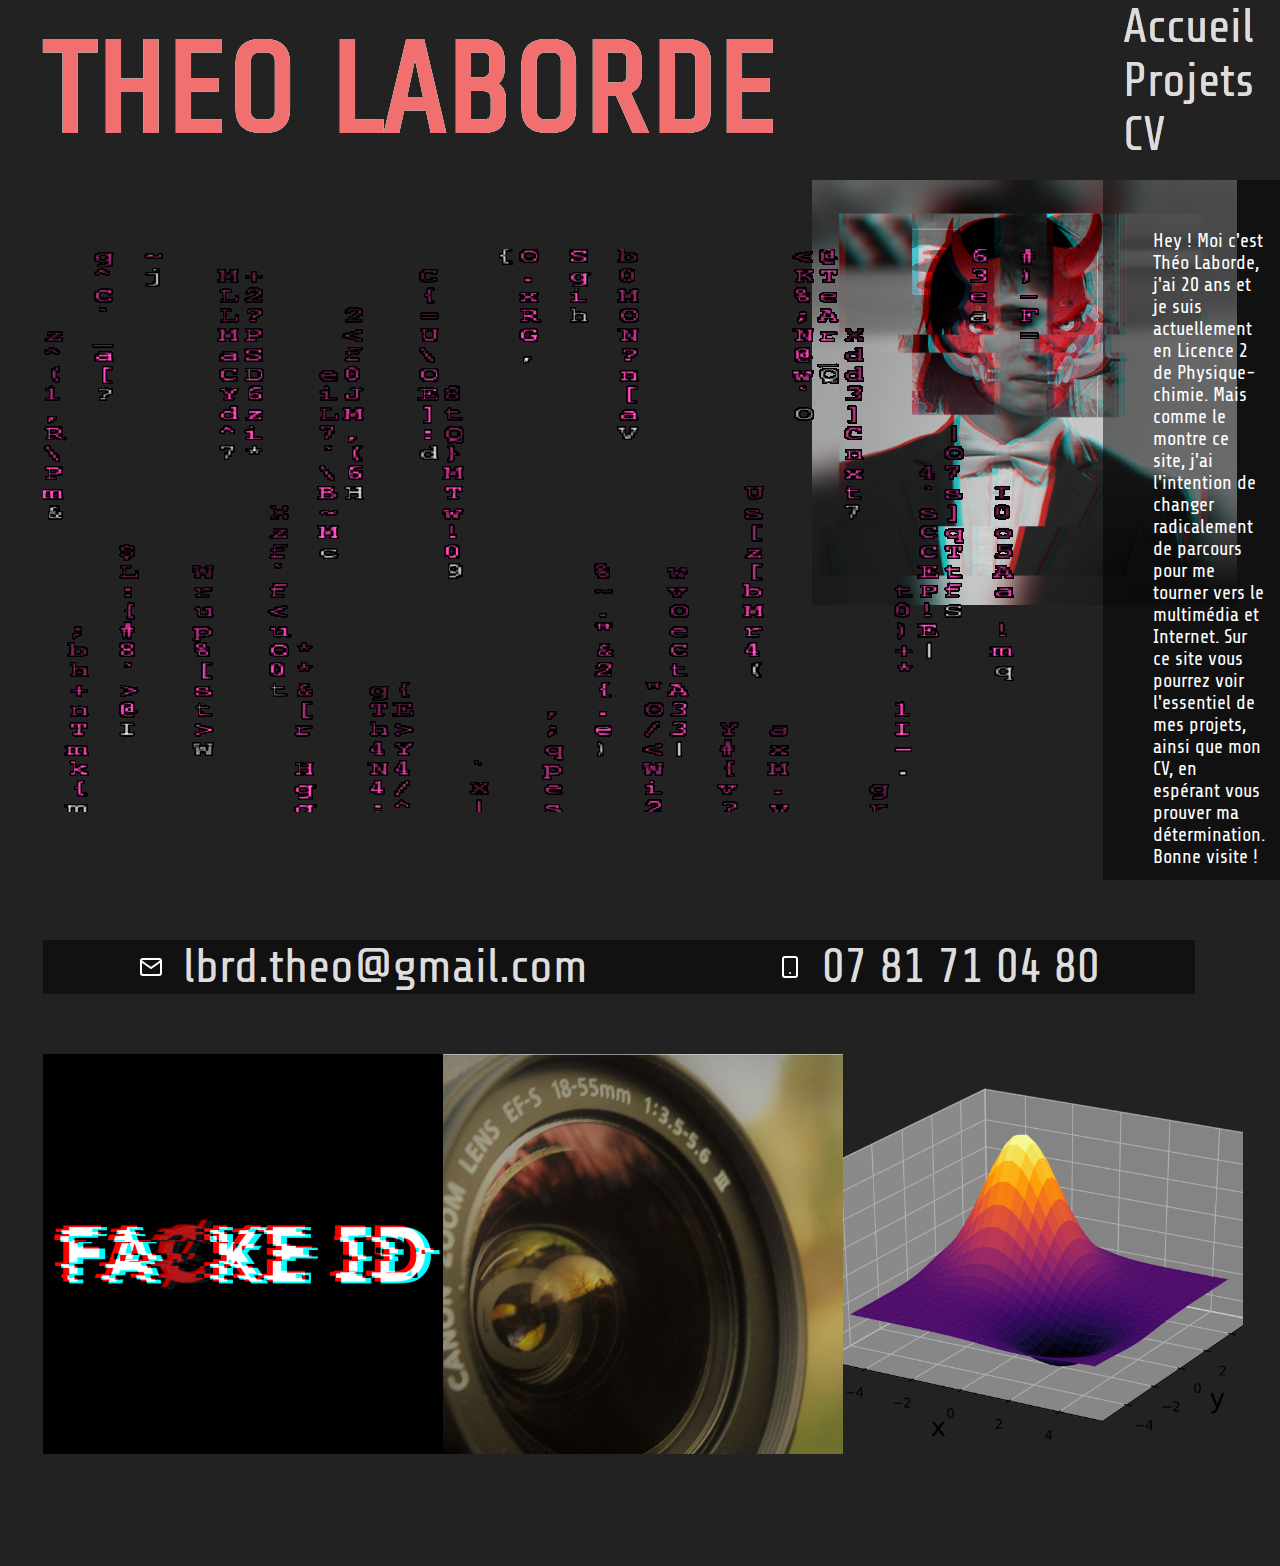
<file: index.html>
<!DOCTYPE html>
<html lang="fr">
<head>
    <meta charset="UTF-8">
    <meta name="viewport" content="width=device-width, initial-scale=1.0">
    <meta http-equiv="X-UA-Compatible" content="ie=edge">
    <title>Théo Laborde MMI</title>
    <link rel="stylesheet" href="css/index.css">
    <link href="https://fonts.googleapis.com/css?family=Press+Start+2P|Share+Tech&display=swap" rel="stylesheet"> 
</head>
<body>
    <header>
        <div class="titre">
            <h1>theo laborde</h1>
            <h1>theo laborde</h1>
            <h1>theo laborde</h1>
        </div>
        <div class="social">
            <a href="index.html" ><p class="glitch" data-hover="Accueil">Accueil</p></a>
            <a href="index.html#flexbox3"> <p class="glitch" data-hover="Projets">Projets</p></a>
            <a href="CV.pdf"> <p class="glitch" data-hover="CV">CV</p></a>

        </div>
    </header>
    <main>
       
        <div class="flexbox1">
            <img src="img/source.gif" alt="matrix">
            <div class="presentation">
                <img src="img/theo.jpg" alt="" >
                <div class="fond">
                    <p>Hey ! Moi c'est Théo Laborde, j'ai 20 ans et je suis actuellement en Licence 2 de Physique-chimie. Mais comme le montre ce site, j'ai l'intention de changer radicalement de parcours pour me tourner vers le multimédia et Internet. Sur ce site vous pourrez voir l'essentiel de mes projets, ainsi que mon CV, en espérant vous prouver ma détermination. Bonne visite !</p>
                </div>
            </div>
        </div>
        <div class="flexbox2">
            <div class="mail">
                <svg xmlns="http://www.w3.org/2000/svg" width="24" height="24" viewBox="0 0 24 24" fill="none" stroke="currentColor" stroke-width="2" stroke-linecap="round" stroke-linejoin="round" class="feather feather-mail" ><path d="M4 4h16c1.1 0 2 .9 2 2v12c0 1.1-.9 2-2 2H4c-1.1 0-2-.9-2-2V6c0-1.1.9-2 2-2z"></path><polyline points="22,6 12,13 2,6"></polyline></svg>
                <p class="glitch" data-hover="lbrd.theo@gmail.com">lbrd.theo@gmail.com</p>
            </div>
            <div class="phone">
                <svg xmlns="http://www.w3.org/2000/svg" width="24" height="24" viewBox="0 0 24 24" fill="none" stroke="currentColor" stroke-width="2" stroke-linecap="round" stroke-linejoin="round" class="feather feather-smartphone"><rect x="5" y="2" width="14" height="20" rx="2" ry="2"></rect><line x1="12" y1="18" x2="12.01" y2="18"></line></svg>
                <p class="glitch" data-hover="07 81 71 04 80"> 07 81 71 04 80</p>
            </div>
        </div>
        <div class="flexbox3" , id="flexbox3">
           <div class="videos">
                <div class=" overlay-image _bp "><a href="videos.html">
                    <img class="video" src="img/video.jpg" alt="" />
                    <div class=" hover _br ">
                    <div class=" text _q ">VIDEOS</div>
                </div>
                </a></div>
            </div> 
            <div class="photos">
                <div class=" overlay-image _bp "><a href="photos.html">
                    <img class="photo" src="img/photo.jpg" alt="" />
                        <div class=" hover _br ">
                        <div class=" text _q ">PHOTOS</div>
                    </div>
                </a></div>
            </div> 
            <div class="pythons">
                <div class=" overlay-image _bp "><a href="python.html">
                    <img class="python" src="img/python.png" alt="" />
                    <div class=" hover _br ">
                    <div class=" text _q ">PYTHON</div>
            </div>
    </main>
</body>
</html>
</file>
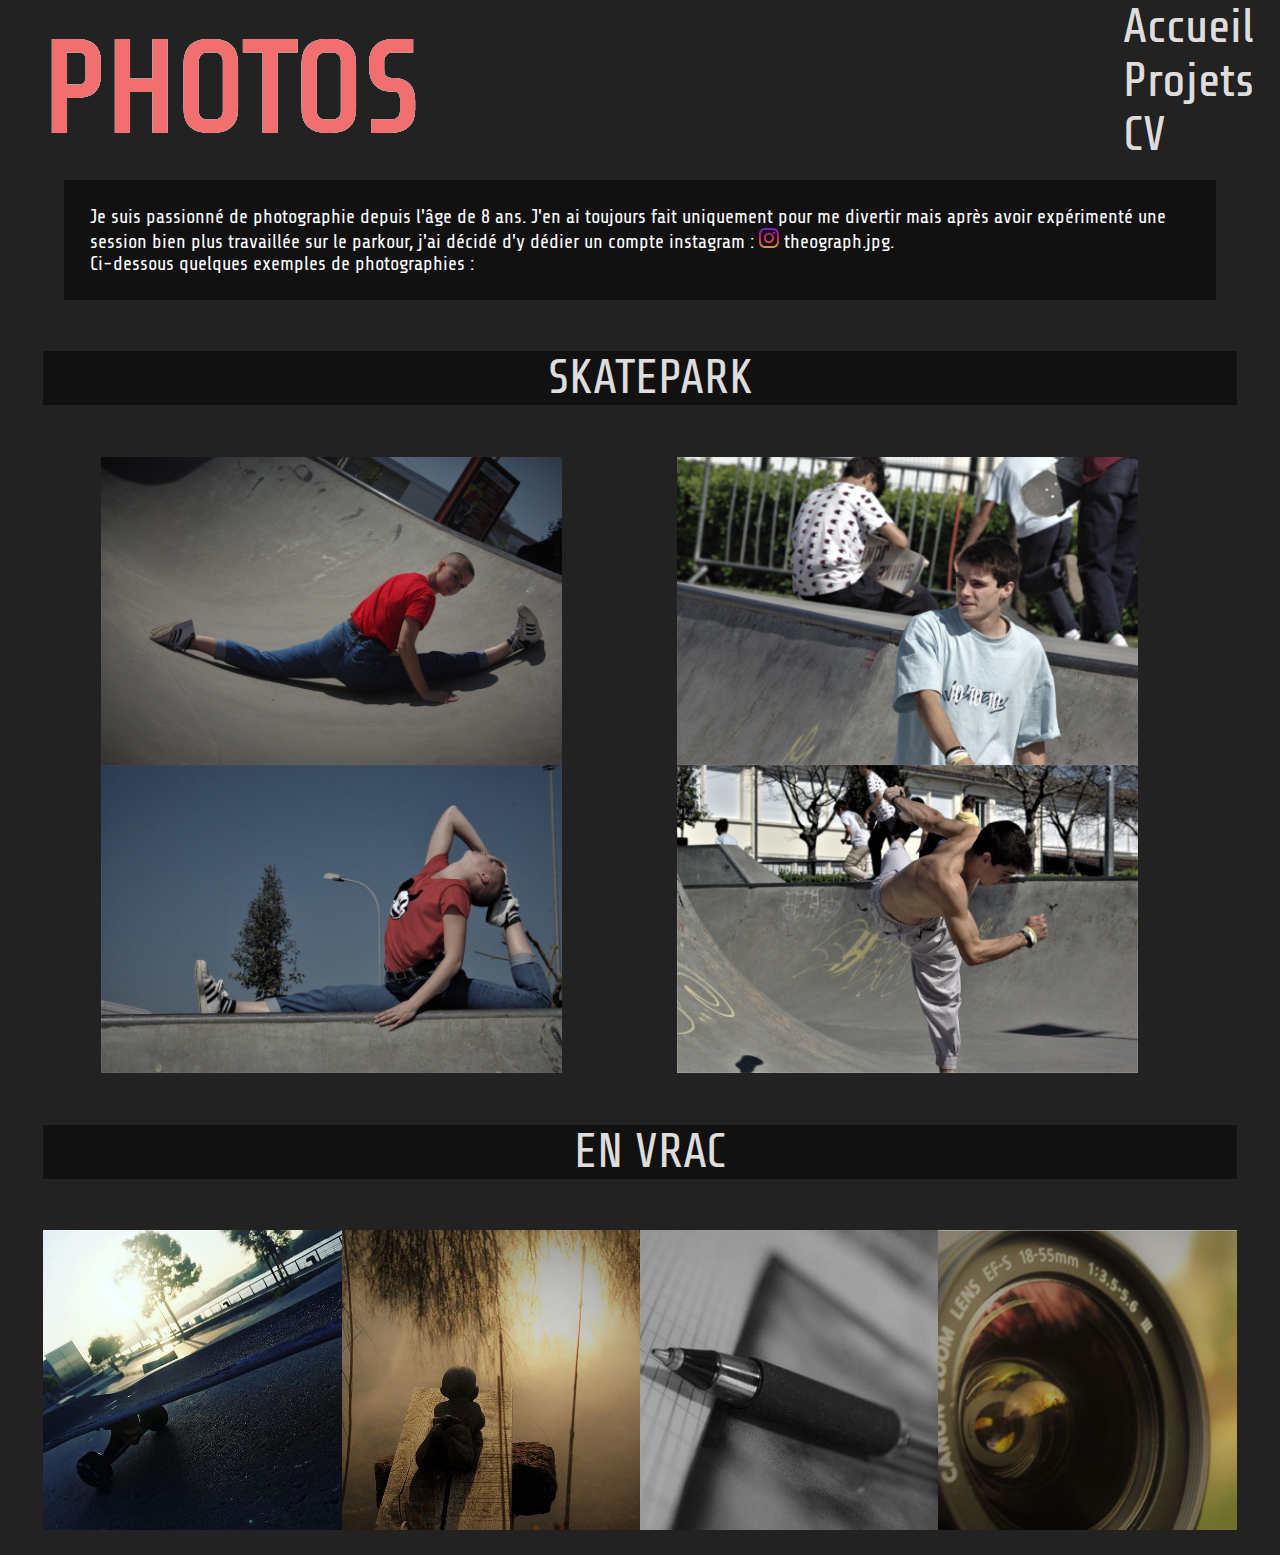
<file: photos.html>
<!DOCTYPE html>
<html lang="fr">
<head>
    <meta charset="UTF-8">
    <meta name="viewport" content="width=device-width, initial-scale=1.0">
    <meta http-equiv="X-UA-Compatible" content="ie=edge">
    <title>Théo Laborde MMI : Photos</title>
    <link rel="stylesheet" href="css/photos.css">
    <link href="https://fonts.googleapis.com/css?family=Press+Start+2P|Share+Tech&display=swap" rel="stylesheet"> 
</head>
<body>
    <header>
        <div class="titre">
            <h1>photos</h1>
            <h1>photos</h1>
            <h1>photos</h1>
        </div>
        <div class="social">
            <a href="index.html" ><p class="glitch" data-hover="Accueil">Accueil</p></a>
            <a href="index.html#flexbox3"> <p class="glitch" data-hover="Projets">Projets</p></a>
            <a href="CV.pdf"> <p class="glitch" data-hover="CV">CV</p></a>

        </div>
    </header>
    <main>
        <main>
            <div class="truc1">    
                <div class="intro">
                    <div class="fond">
                        <p>Je suis passionné de photographie depuis l'âge de 8 ans. J'en ai toujours fait uniquement pour me divertir mais après avoir expérimenté une session bien plus travaillée sur le parkour, j'ai décidé d'y dédier un compte instagram :  
                            <a href="https://www.instagram.com/theograph.jpg/"> 
                                <img src="img/instagram.svg" alt="", height=20px>  theograph.jpg. 
                             </a></p> <p>Ci-dessous quelques exemples de photographies : </p>
                    </div>
                 </div>
               
    
                </div>
            </div>
            <div class="truc2">
                <div class="parkour">
                    <p class="glitch" data-hover="SKATEPARK"> SKATEPARK</p>
                </div>
            </div>
            <div class="truc3">
                <div class="truc3a"> 
                    <img src="img/Caco1.jpg" alt="">
                    <img src="img/Tim1.jpg" alt="">
                </div>
               <div class="truc3a">
                <img src="img/Caco2.jpg" alt="">
                <img src="img/Tim3.jpg" alt="">
               </div>
            </div>
            <div class="truc2">
                <div class="faceid">
                    <p class="glitch" data-hover="EN VRAC">EN VRAC</p>
                </div>
            </div>
            <div class="truc4">
                <img src="img/skate.JPG" alt="">
                <img src="img/zen.JPG" alt="">
                <img src="img/pen.JPG" alt="">
                <img src="img/photo.jpg" alt="">
            </div>
        </main>
    </main>
</file>
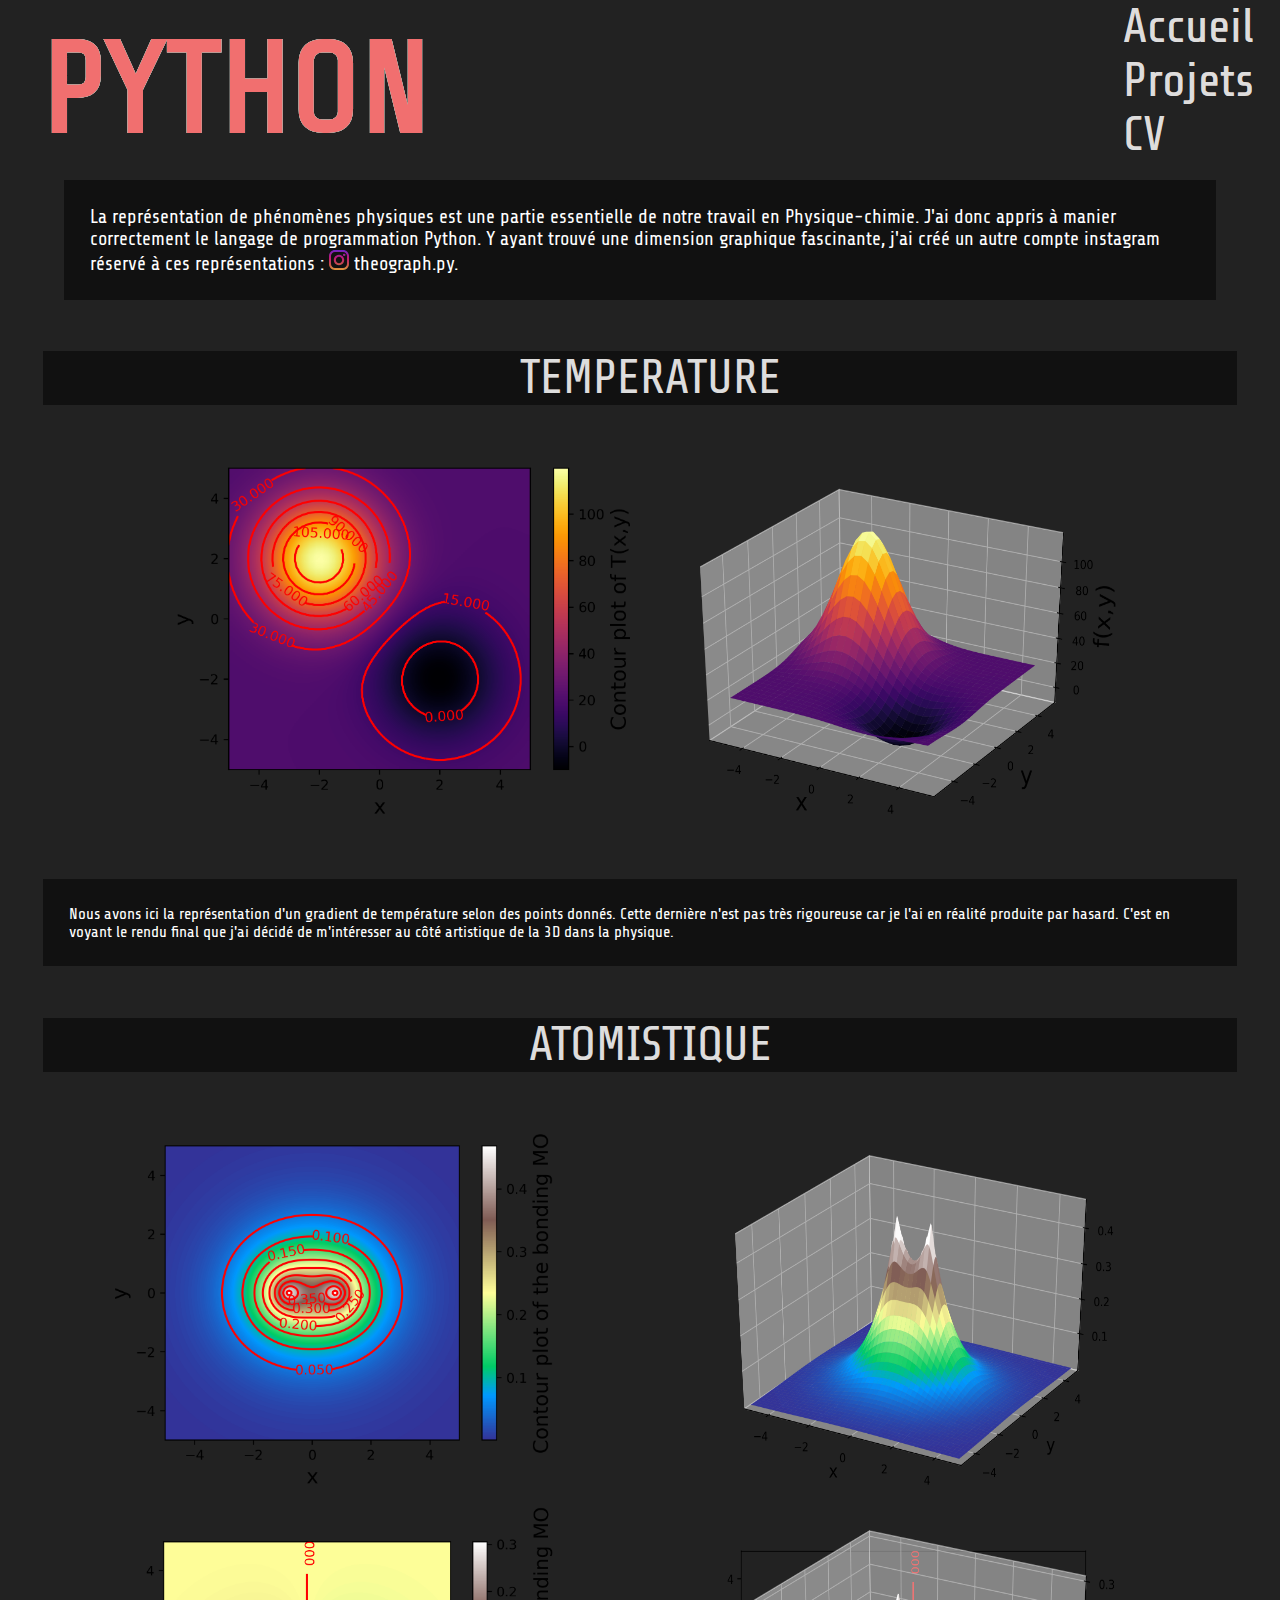
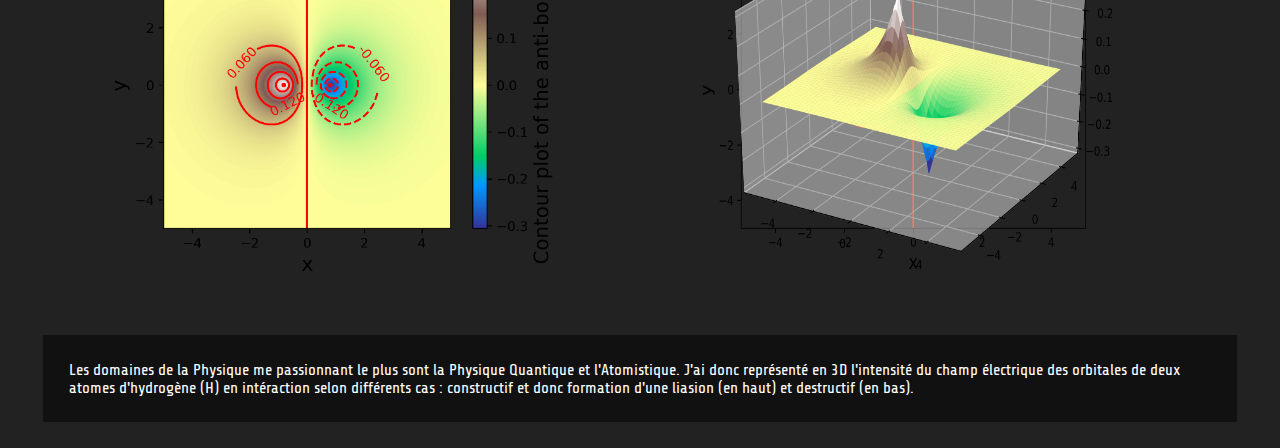
<file: python.html>
<!DOCTYPE html>
<html lang="fr">
<head>
    <meta charset="UTF-8">
    <meta name="viewport" content="width=device-width, initial-scale=1.0">
    <meta http-equiv="X-UA-Compatible" content="ie=edge">
    <title>Théo Laborde MMI : Python</title>
    <link rel="stylesheet" href="css/python.css">
    <link href="https://fonts.googleapis.com/css?family=Press+Start+2P|Share+Tech&display=swap" rel="stylesheet"> 
</head>
<body>
    <header>
        <div class="titre">
            <h1>python</h1>
            <h1>python</h1>
            <h1>python</h1>
        </div>
        <div class="social">
            <a href="index.html" ><p class="glitch" data-hover="Accueil">Accueil</p></a>
            <a href="index.html#flexbox3"> <p class="glitch" data-hover="Projets">Projets</p></a>
            <a href="CV.pdf"> <p class="glitch" data-hover="CV">CV</p></a>

        </div>
    </header>
    <main>
        <main>
            <div class="truc1">    
                <div class="intro">
                    <div class="fond">
                        <p>La représentation de phénomènes physiques est une partie essentielle de notre travail en Physique-chimie. J'ai donc appris à manier correctement le langage de programmation Python. Y ayant trouvé une dimension graphique fascinante, j'ai créé un autre compte instagram réservé à ces représentations :  
                            <a href="https://www.instagram.com/theograph.py/"> 
                                <img src="img/instagram.svg" alt="", height=20px>  theograph.py. 
                             </a></p>
                    </div>
                 </div>
               
    
                </div>
            </div>
            <div class="truc2">
                <div class="faceid">
                    <p class="glitch" data-hover="TEMPERATURE">TEMPERATURE</p>
                </div>
            </div>

            </div>
            <div class="truc4">
                <img src="img/temp (1).png" alt="">
                <img src="img/temp (2).png" alt="">
            </div>
            <div class="truc5">
                <div class="explain">
                    <div class="fond">
                        <p>Nous avons ici la représentation d'un gradient de température selon des points donnés. Cette dernière n'est pas très rigoureuse car je l'ai en réalité produite par hasard. C'est en voyant le rendu final que j'ai décidé de m'intéresser au côté artistique de la 3D dans la physique.</p>
                    </div>
                </div>
            </div>
            <div class="truc2">
                <div class="parkour">
                    <p class="glitch" data-hover="ATOMISTIQUE"> ATOMISTIQUE</p>
                </div>
            </div>
            <div class="truc3">
                <div class="truc3a"> 
                    <img src="img/orb1 (1).png" alt="">
                    <img src="img/orb1 (2).png" alt="">
                </div>
               <div class="truc3a">
                <img src="img/orb1 (3).png" alt="">
                <img src="img/orb1 (4).png" alt="">
               </div>
            </div>
            <div class="truc5">
                <div class="explain">
                    <div class="fond">
                        <p>Les domaines de la Physique me passionnant le plus sont la Physique Quantique et l'Atomistique. J'ai donc représenté en 3D l'intensité du champ électrique des orbitales de deux atomes d'hydrogène (H) en intéraction selon différents cas : constructif et donc formation d'une liasion (en haut) et destructif (en bas).</p>
                    </div>
                </div>
            </div>
           
        </main>
    </main>
</file>
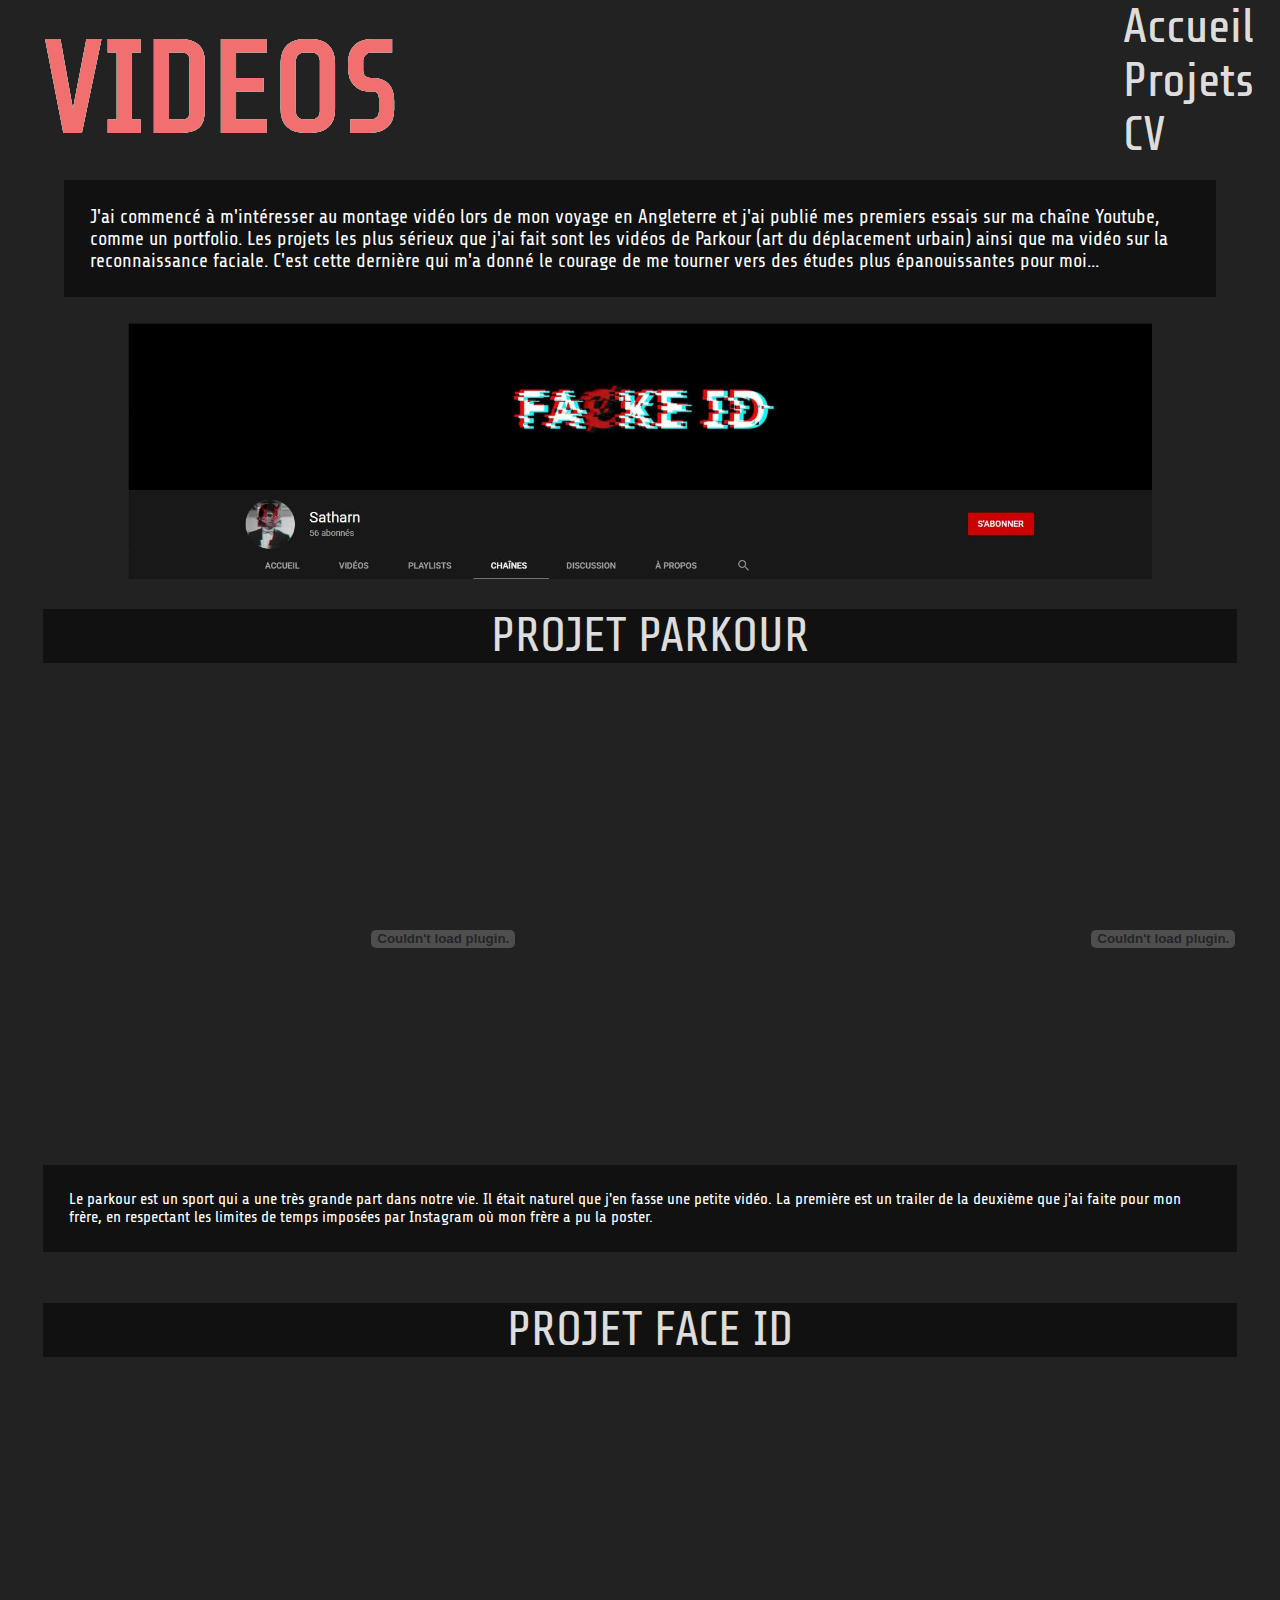
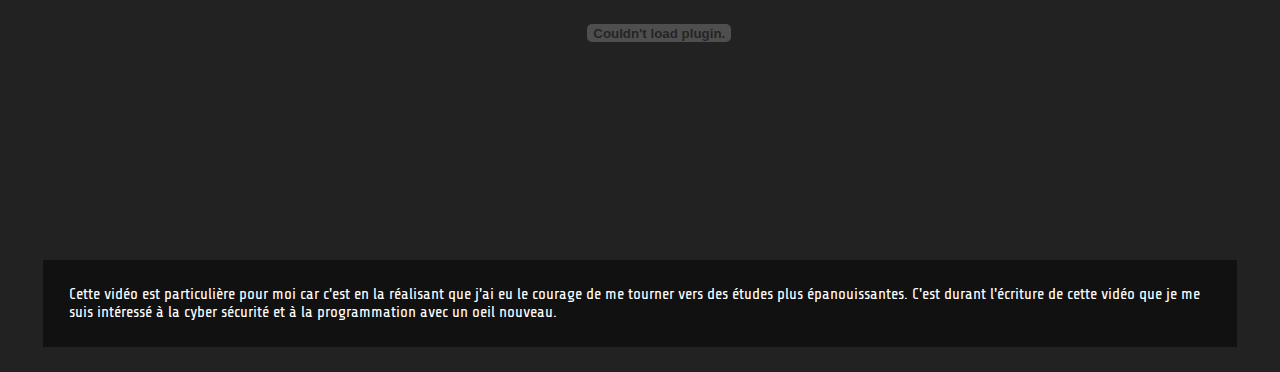
<file: videos.html>
<!DOCTYPE html>
<html lang="fr">
<head>
    <meta charset="UTF-8">
    <meta name="viewport" content="width=device-width, initial-scale=1.0">
    <meta http-equiv="X-UA-Compatible" content="ie=edge">
    <title>Théo Laborde MMI : Vidéos</title>
    <link rel="stylesheet" href="css/videos.css">
    <link href="https://fonts.googleapis.com/css?family=Press+Start+2P|Share+Tech&display=swap" rel="stylesheet"> 
</head>
<body>
    <header>
        <div class="titre">
            <h1>videos</h1>
            <h1>videos</h1>
            <h1>videos</h1>
        </div>
        <div class="social">
            <a href="index.html" ><p class="glitch" data-hover="Accueil">Accueil</p></a>
            <a href="index.html#flexbox3"> <p class="glitch" data-hover="Projets">Projets</p></a>
            <a href="CV.pdf"> <p class="glitch" data-hover="CV">CV</p></a>

        </div>
    </header>
    <main>
        <div class="truc1">    
            <div class="intro">
                <div class="fond">
                    <p>J'ai commencé à m'intéresser au montage vidéo lors de mon voyage en Angleterre et j'ai publié mes premiers essais sur ma chaîne Youtube, comme un portfolio. Les projets les plus sérieux que j'ai fait sont les vidéos de Parkour (art du déplacement urbain) ainsi que ma vidéo sur la reconnaissance faciale. C'est cette dernière qui m'a donné le courage de me tourner vers des études plus épanouissantes pour moi...</p>
                </div>
            </div>
            <div class="chaineyt">
                <div class=" overlay-image _bp "><a href="https://www.youtube.com/channel/UCazUK3-IZEbu9BLt-xlkn6Q/featured?">
                    <img class="youtube" src="img/yt.JPG"  alt=/>
                    <div class=" hover _br ">
                    <div class=" text _q ">MA CHAÎNE YOUTUBE</div>
                </div>
                </a></div>

            </div>
        </div>
        <div class="truc2">
            <div class="parkour">
                <p class="glitch" data-hover="PROJET PARKOUR">PROJET PARKOUR</p>
            </div>
        </div>
        <div class="truc3">
            <object style="height: 400px; width: 720px">
                <param name="movie" value="http://www.youtube.com/v/NdxK0mJu37M">
                <param name="allowFullScreen" value="true"><param name="allowScriptAccess" value="always">
                <embed src="http://www.youtube.com/v/NdxK0mJu37M" type="application/x-shockwave-flash" allowfullscreen="true" allowScriptAccess="always" width="800" height="450">
                </object>
            <object style="height: 400px; width: 720px">
                <param name="movie" value="http://www.youtube.com/v/0PoSvOMupBU">
                <param name="allowFullScreen" value="true"><param name="allowScriptAccess" value="always">
                <embed src="http://www.youtube.com/v/0PoSvOMupBU" type="application/x-shockwave-flash" allowfullscreen="true" allowScriptAccess="always" width="800" height="450">
                </object>
        </div>
        <div class="truc4">
            <div class="explain">
                <div class="fond">
                    <p>Le parkour est un sport qui a une très grande part dans notre vie. Il était naturel que j'en fasse une petite vidéo. La première est un trailer de la deuxième que j'ai faite pour mon frère, en respectant les limites de temps imposées par Instagram où mon frère a pu la poster.</p>
                </div>
            </div>
        </div>
        <div class="truc2">
            <div class="faceid">
                <p class="glitch" data-hover="PROJET FACE ID">PROJET FACE ID</p>
            </div>
        </div>
        <div class="truc3">
            <object style="height: 400px; width: 720px">
                <param name="movie" value="http://www.youtube.com/v/FxA-674gkO8">
                <param name="allowFullScreen" value="true"><param name="allowScriptAccess" value="always">
                <embed src="http://www.youtube.com/v/FxA-674gkO8" type="application/x-shockwave-flash" allowfullscreen="true" allowScriptAccess="always" width="800" height="450">
                </object>
        </div>
        <div class="truc4">
            <div class="explain">
                <div class="fond">
                    <p>Cette vidéo est particulière pour moi car c'est en la réalisant que j'ai eu le courage de me tourner vers des études plus épanouissantes. C'est durant l'écriture de cette vidéo que je me suis intéressé à la cyber sécurité et à la programmation avec un oeil nouveau.</p>
                </div>
            </div>
        </div>
    </main>
</body>
</html>
</file>
<file: css/index.css>
*{
    margin: 0;
    padding: 0;

}


body {
    background-color: #222222;
    padding-left: 3.38vw;
    padding-right: 3.38vw;
}

a {
  text-decoration: none;
}

p{ 
    font-family: "Share Tech" , sans-serif;
    color: #FFF;
}

header{
    margin: 10vh auto;
}

.social {
  top:0;
  margin-right: 2vw ;
}
.social p {
  padding-left: 20px;
}

h1 {

    color: #fff;
    font-size: 10vw;
    font-family: "Share Tech" , sans-serif;
    text-transform: uppercase;
    /*Create overlap*/
    
    margin: 0;
    line-height: 0;
    /*Animation*/
    
    animation: glitch1 2.5s infinite;
  }
  
  h1:nth-child(2) {
    color: #67f3da;
    animation: glitch2 2.5s infinite;
  }
  
  h1:nth-child(3) {
    color: #f16f6f;
    animation: glitch3 2.5s infinite;
  }
  /*Keyframes*/
  
  @keyframes glitch1 {
    0% {
      transform: none;
      opacity: 1;
    }
    7% {
      transform: skew(-0.5deg, -0.9deg);
      opacity: 0.75;
    }
    10% {
      transform: none;
      opacity: 1;
    }
    27% {
      transform: none;
      opacity: 1;
    }
    30% {
      transform: skew(0.8deg, -0.1deg);
      opacity: 0.75;
    }
    35% {
      transform: none;
      opacity: 1;
    }
    52% {
      transform: none;
      opacity: 1;
    }
    55% {
      transform: skew(-1deg, 0.2deg);
      opacity: 0.75;
    }
    50% {
      transform: none;
      opacity: 1;
    }
    72% {
      transform: none;
      opacity: 1;
    }
    75% {
      transform: skew(0.4deg, 1deg);
      opacity: 0.75;
    }
    80% {
      transform: none;
      opacity: 1;
    }
    100% {
      transform: none;
      opacity: 1;
    }
  }
  
  @keyframes glitch2 {
    0% {
      transform: none;
      opacity: 0.25;
    }
    7% {
      transform: translate(-2px, -3px);
      opacity: 0.5;
    }
    10% {
      transform: none;
      opacity: 0.25;
    }
    27% {
      transform: none;
      opacity: 0.25;
    }
    30% {
      transform: translate(-5px, -2px);
      opacity: 0.5;
    }
    35% {
      transform: none;
      opacity: 0.25;
    }
    52% {
      transform: none;
      opacity: 0.25;
    }
    55% {
      transform: translate(-5px, -1px);
      opacity: 0.5;
    }
    50% {
      transform: none;
      opacity: 0.25;
    }
    72% {
      transform: none;
      opacity: 0.25;
    }
    75% {
      transform: translate(-2px, -6px);
      opacity: 0.5;
    }
    80% {
      transform: none;
      opacity: 0.25;
    }
    100% {
      transform: none;
      opacity: 0.25;
    }
  }
  
  @keyframes glitch3 {
    0% {
      transform: none;
      opacity: 0.25;
    }
    7% {
      transform: translate(2px, 3px);
      opacity: 0.5;
    }
    10% {
      transform: none;
      opacity: 0.25;
    }
    27% {
      transform: none;
      opacity: 0.25;
    }
    30% {
      transform: translate(5px, 2px);
      opacity: 0.5;
    }
    35% {
      transform: none;
      opacity: 0.25;
    }
    52% {
      transform: none;
      opacity: 0.25;
    }
    55% {
      transform: translate(5px, 1px);
      opacity: 0.5;
    }
    50% {
      transform: none;
      opacity: 0.25;
    }
    72% {
      transform: none;
      opacity: 0.25;
    }
    75% {
      transform: translate(2px, 6px);
      opacity: 0.5;
    }
    80% {
      transform: none;
      opacity: 0.25;
    }
    100% {
      transform: none;
      opacity: 0.25;
    }
  }

.social {
  position : absolute;
  right:0;
}

.flexbox1 {
    margin-top: 30px;
    display: flex;
    flex-direction: row;
    flex-wrap: nowrap;
    justify-content: center;
    align-items: center;
}

.flexbox1 img {
  filter: hue-rotate(200deg);
}

.flexbox1 img:hover {
  filter: hue-rotate(45deg);
}

.presentation {
    position: relative;
    margin-left: 60px;
    width: 860px;
    height: 700px;
}

.presentation p {
  font-size: 1.5vw;
}

.presentation img {
    position: absolute;
    right: 0;
    z-index: -1;
    max-width: 425px;
    filter: hue-rotate(0);
}

.fond {
    background-color: rgba(0, 0, 0, .50);
    max-width: 500px;
    max-height: 600px;
    padding: 50px;
    position: absolute;
    bottom: 0;
    left: 0;

}

.flexbox2 {
  background-color: rgba(0, 0, 0, .50);
  z-index: -3;
  display: flex;
  justify-content: space-around;
  width: 90vw;
  margin-top: 60px;
  margin-bottom: 60px;
  background-position: center;
}

.mail {
  display: flex;
  align-items: center;
}

.mail p { 
  padding-left: 20px ;
}


.phone {
  display: flex;
  align-items: center;
}

.phone p { 
  padding-left: 20px ;
}



svg {
  stroke: #FFF;
}

.flexbox3 {
  margin-top: 30px;
  width: 90vw;
  height: 40vw;
  display: flex;
  flex-direction: row;
  flex-wrap: nowrap;
  justify-content: space-around;
}



.overlay-image {
  position: relative;
  width: 100%;
 }
 /* Image originale */
 .overlay-image .video {
  width: 400px;
  height: 400px;
  left:0;
 }

  .overlay-image .photo {
    width: 400px;
    height: 400px;
    right:0;
   
  }
  .overlay-image .python {
    width: 400px;
    height: 400px;
    right:0;
   
  }

 /* Texte original */
 .overlay-image .text {
  font-family: "Share Tech" , sans-serif;
    font-size: 100px;
    color: #FFF;
  line-height: 1.5em;
  text-align: center;
  position: absolute;
  top: 50%;
  left: 50%;
  transform: translate(-50%, -50%);
  width: 100%;
 }
.overlay-image .hover {
  position: absolute;
  top: 0;
  left: 0;
  height: 100%;
  width: 100%;
  opacity: 0;
  transition: .5s ease;
 }
 /* Apparition overlay sur passage souris */
 .overlay-image:hover .hover {
  opacity: 1;
 }
 .overlay-image .normal {
  transition: .5s ease;
 }
 .overlay-image:hover .normal {
  opacity: 0;
 }
 .overlay-image .hover {
  background-color: rgba(0,0,0,0.5);
 }


.glitch {
  position: relative;
  text-decoration: none;
  font-size: 3rem;
  color: #DDD;
  user-select: none;
}
.glitch:hover:before {
  animation: glitch 0.3s cubic-bezier(0.25, 0.46, 0.45, 0.94) both infinite;
  padding-left: 20px ;
}
.glitch:hover:after {
  animation: glitch 0.3s cubic-bezier(0.25, 0.46, 0.45, 0.94) reverse both infinite;
  padding-left: 20px ;
}
.glitch:before, .glitch:after {
  content: attr(data-hover);
  position: absolute;
  padding-left: 20px ;
  top: 0;
  left: 0;
  opacity: 0.8;
}
.glitch:before {
  z-index: -2;
  color: #67f3da;
}
.glitch:after {
  z-index: -1;
  color: #f16f6f;
}

@keyframes glitch {
  0% {
    transform: translate(0);
  }
  20% {
    transform: translate(-5px, 5px);
  }
  40% {
    transform: translate(-5px, -5px);
  }
  60% {
    transform: translate(5px, 5px);
  }
  80% {
    transform: translate(5px, -5px);
  }
  to {
    transform: translate(0);
  }
}
@media only screen and (max-width: 400px) {
  .glitch {
    font-size: 3em;
  }
}
@keyframes glitch {
  0% {
    transform: translate(0);
  }
  20% {
    transform: translate(-5px, 5px);
  }
  40% {
    transform: translate(-5px, -5px);
  }
  60% {
    transform: translate(5px, 5px);
  }
  80% {
    transform: translate(5px, -5px);
  }
  to {
    transform: translate(0);
  }
}


.truc1 {
  margin-top: 30px;
  display: flex;
  flex-direction: row;
  flex-wrap: nowrap;
  justify-content: center;
  align-items: center;
}

.intro {
  position: relative;
  margin-left: 60px;
  width: 860px;
  height: 700px;
}

.intro p {
font-size: 1.5vw;
}
</file>
<file: css/photos.css>
*{
    margin: 0;
    padding: 0;
  
  }
  
  
  body {
    background-color: #222222;
    padding-left: 3.38vw;
    padding-right: 3.38vw;
  }
  
  a {
  text-decoration: none;
  }
  
  p{ 
    font-family: "Share Tech" , sans-serif;
    color: #FFF;
  }
  
  header{
    margin: 10vh auto;
  }
  
  .social {
  top:0;
  margin-right: 2vw ;
  position : absolute;
  right:0;
  }
  .social p {
  padding-left: 20px;
  }
  
  h1 {
  
    color: #fff;
    font-size: 10vw;
    font-family: "Share Tech" , sans-serif;
    text-transform: uppercase;
    /*Create overlap*/
    
    margin: 0;
    line-height: 0;
    /*Animation*/
    
    animation: glitch1 2.5s infinite;
  }
  
  h1:nth-child(2) {
    color: #67f3da;
    animation: glitch2 2.5s infinite;
  }
  
  h1:nth-child(3) {
    color: #f16f6f;
    animation: glitch3 2.5s infinite;
  }
  /*Keyframes*/
  
  @keyframes glitch1 {
    0% {
      transform: none;
      opacity: 1;
    }
    7% {
      transform: skew(-0.5deg, -0.9deg);
      opacity: 0.75;
    }
    10% {
      transform: none;
      opacity: 1;
    }
    27% {
      transform: none;
      opacity: 1;
    }
    30% {
      transform: skew(0.8deg, -0.1deg);
      opacity: 0.75;
    }
    35% {
      transform: none;
      opacity: 1;
    }
    52% {
      transform: none;
      opacity: 1;
    }
    55% {
      transform: skew(-1deg, 0.2deg);
      opacity: 0.75;
    }
    50% {
      transform: none;
      opacity: 1;
    }
    72% {
      transform: none;
      opacity: 1;
    }
    75% {
      transform: skew(0.4deg, 1deg);
      opacity: 0.75;
    }
    80% {
      transform: none;
      opacity: 1;
    }
    100% {
      transform: none;
      opacity: 1;
    }
  }
  
  @keyframes glitch2 {
    0% {
      transform: none;
      opacity: 0.25;
    }
    7% {
      transform: translate(-2px, -3px);
      opacity: 0.5;
    }
    10% {
      transform: none;
      opacity: 0.25;
    }
    27% {
      transform: none;
      opacity: 0.25;
    }
    30% {
      transform: translate(-5px, -2px);
      opacity: 0.5;
    }
    35% {
      transform: none;
      opacity: 0.25;
    }
    52% {
      transform: none;
      opacity: 0.25;
    }
    55% {
      transform: translate(-5px, -1px);
      opacity: 0.5;
    }
    50% {
      transform: none;
      opacity: 0.25;
    }
    72% {
      transform: none;
      opacity: 0.25;
    }
    75% {
      transform: translate(-2px, -6px);
      opacity: 0.5;
    }
    80% {
      transform: none;
      opacity: 0.25;
    }
    100% {
      transform: none;
      opacity: 0.25;
    }
  }
  
  @keyframes glitch3 {
    0% {
      transform: none;
      opacity: 0.25;
    }
    7% {
      transform: translate(2px, 3px);
      opacity: 0.5;
    }
    10% {
      transform: none;
      opacity: 0.25;
    }
    27% {
      transform: none;
      opacity: 0.25;
    }
    30% {
      transform: translate(5px, 2px);
      opacity: 0.5;
    }
    35% {
      transform: none;
      opacity: 0.25;
    }
    52% {
      transform: none;
      opacity: 0.25;
    }
    55% {
      transform: translate(5px, 1px);
      opacity: 0.5;
    }
    50% {
      transform: none;
      opacity: 0.25;
    }
    72% {
      transform: none;
      opacity: 0.25;
    }
    75% {
      transform: translate(2px, 6px);
      opacity: 0.5;
    }
    80% {
      transform: none;
      opacity: 0.25;
    }
    100% {
      transform: none;
      opacity: 0.25;
    }
  }
  
  

  .truc1 {
    position: relative;
    display: flex;
    flex-direction: column;
    align-items: center;
  
  }
  
  .intro {
    position: relative, center;
    width: 90vw;
    padding-bottom: 2vw;
  }
  
  .intro p {
  font-size: 1.5vw;
  }
  
  
  .fond {
    display: flex;
    flex-direction: column;
    background-color: rgba(0, 0, 0, .50);
    padding:2vw;
    position: relative;
  
  }
.fond a {
  color: #FFF;
}
  
  
  
  .truc2 {
  background-color: rgba(0, 0, 0, .50);
  z-index: -3;
  display: flex;
  justify-content: space-around;
  width: 100%;
  margin-top: 2vw;
  margin-bottom: 2vw;
  background-position: center;
  }
  
  .parkour {
  align-items: center;
  }
  
  .parkour p { 
  padding-left: 20px ;
  }
  
  
  
  
  .truc3 {
  position : center;
  width: 90vw;
  padding-top: 2vw;
  padding-bottom: 2vw;
  display: flex;
  flex-direction: column;
  flex-wrap: nowrap;
  justify-content: space-around;
  }
  .truc3a {
    display: flex;
    flex-direction : row;
    flex-wrap: nowrap;
    justify-content: space-around;
  }
  .truc3a img {
    max-width: 40%;
    height:auto;
  }
  
  .truc4 {
  padding-top: 2vw;
  padding-bottom: 2vw;
  display: flex;
  flex-direction : row;
  flex-wrap: nowrap;
  justify-content: center;
  }
  .truc4 img{
    max-width: 25%;
  }
  .explain p {
    font-size: 1.25vw;
  }
  
  .faceid p {
    padding-left: 20px;
  }
  .overlay-image {
  position: relative;
  width: 100%;
  }
  /* Image originale */
  .overlay-image .youtube {
  width: 80vw;
  left:0;
  }
  
  
  /* Texte original */
  .overlay-image .text {
  font-family: "Share Tech" , sans-serif;
    font-size: 100px;
    color: #FFF;
  line-height: 1.5em;
  text-align: center;
  position: absolute;
  top: 50%;
  left: 50%;
  transform: translate(-50%, -50%);
  width: 100%;
  }
  .overlay-image .hover {
  position: absolute;
  top: 0;
  left: 0;
  height: 100%;
  width: 100%;
  opacity: 0;
  transition: .5s ease;
  }
  /* Apparition overlay sur passage souris */
  .overlay-image:hover .hover {
  opacity: 1;
  }
  .overlay-image .normal {
  transition: .5s ease;
  }
  .overlay-image:hover .normal {
  opacity: 0;
  }
  .overlay-image .hover {
  background-color: rgba(0,0,0,0.5);
  }
  


  .glitch {
    position: relative;
    text-decoration: none;
    font-size: 3rem;
    color: #DDD;
    user-select: none;
    }
    .glitch:hover:before {
    animation: glitch 0.3s cubic-bezier(0.25, 0.46, 0.45, 0.94) both infinite;
    padding-left: 20px ;
    }
    .glitch:hover:after {
    animation: glitch 0.3s cubic-bezier(0.25, 0.46, 0.45, 0.94) reverse both infinite;
    padding-left: 20px ;
    }
    .glitch:before, .glitch:after {
    content: attr(data-hover);
    position: absolute;
    padding-left: 20px ;
    top: 0;
    left: 0;
    opacity: 0.8;
    }
    .glitch:before {
    z-index: -2;
    color: #67f3da;
    }
    .glitch:after {
    z-index: -1;
    color: #f16f6f;
    }
    
    @keyframes glitch {
    0% {
      transform: translate(0);
    }
    20% {
      transform: translate(-5px, 5px);
    }
    40% {
      transform: translate(-5px, -5px);
    }
    60% {
      transform: translate(5px, 5px);
    }
    80% {
      transform: translate(5px, -5px);
    }
    to {
      transform: translate(0);
    }
    }
    @media only screen and (max-width: 400px) {
    .glitch {
      font-size: 3em;
    }
    }
    @keyframes glitch {
    0% {
      transform: translate(0);
    }
    20% {
      transform: translate(-5px, 5px);
    }
    40% {
      transform: translate(-5px, -5px);
    }
    60% {
      transform: translate(5px, 5px);
    }
    80% {
      transform: translate(5px, -5px);
    }
    to {
      transform: translate(0);
    }
    }
</file>
<file: css/python.css>
*{
  margin: 0;
  padding: 0;

}


body {
  background-color: #222222;
  padding-left: 3.38vw;
  padding-right: 3.38vw;
}

a {
text-decoration: none;
}

p{ 
  font-family: "Share Tech" , sans-serif;
  color: #FFF;
}

header{
  margin: 10vh auto;
}

.social {
top:0;
margin-right: 2vw ;
position : absolute;
right:0;
}
.social p {
padding-left: 20px;
}

h1 {

  color: #fff;
  font-size: 10vw;
  font-family: "Share Tech" , sans-serif;
  text-transform: uppercase;
  /*Create overlap*/
  
  margin: 0;
  line-height: 0;
  /*Animation*/
  
  animation: glitch1 2.5s infinite;
}

h1:nth-child(2) {
  color: #67f3da;
  animation: glitch2 2.5s infinite;
}

h1:nth-child(3) {
  color: #f16f6f;
  animation: glitch3 2.5s infinite;
}
/*Keyframes*/

@keyframes glitch1 {
  0% {
    transform: none;
    opacity: 1;
  }
  7% {
    transform: skew(-0.5deg, -0.9deg);
    opacity: 0.75;
  }
  10% {
    transform: none;
    opacity: 1;
  }
  27% {
    transform: none;
    opacity: 1;
  }
  30% {
    transform: skew(0.8deg, -0.1deg);
    opacity: 0.75;
  }
  35% {
    transform: none;
    opacity: 1;
  }
  52% {
    transform: none;
    opacity: 1;
  }
  55% {
    transform: skew(-1deg, 0.2deg);
    opacity: 0.75;
  }
  50% {
    transform: none;
    opacity: 1;
  }
  72% {
    transform: none;
    opacity: 1;
  }
  75% {
    transform: skew(0.4deg, 1deg);
    opacity: 0.75;
  }
  80% {
    transform: none;
    opacity: 1;
  }
  100% {
    transform: none;
    opacity: 1;
  }
}

@keyframes glitch2 {
  0% {
    transform: none;
    opacity: 0.25;
  }
  7% {
    transform: translate(-2px, -3px);
    opacity: 0.5;
  }
  10% {
    transform: none;
    opacity: 0.25;
  }
  27% {
    transform: none;
    opacity: 0.25;
  }
  30% {
    transform: translate(-5px, -2px);
    opacity: 0.5;
  }
  35% {
    transform: none;
    opacity: 0.25;
  }
  52% {
    transform: none;
    opacity: 0.25;
  }
  55% {
    transform: translate(-5px, -1px);
    opacity: 0.5;
  }
  50% {
    transform: none;
    opacity: 0.25;
  }
  72% {
    transform: none;
    opacity: 0.25;
  }
  75% {
    transform: translate(-2px, -6px);
    opacity: 0.5;
  }
  80% {
    transform: none;
    opacity: 0.25;
  }
  100% {
    transform: none;
    opacity: 0.25;
  }
}

@keyframes glitch3 {
  0% {
    transform: none;
    opacity: 0.25;
  }
  7% {
    transform: translate(2px, 3px);
    opacity: 0.5;
  }
  10% {
    transform: none;
    opacity: 0.25;
  }
  27% {
    transform: none;
    opacity: 0.25;
  }
  30% {
    transform: translate(5px, 2px);
    opacity: 0.5;
  }
  35% {
    transform: none;
    opacity: 0.25;
  }
  52% {
    transform: none;
    opacity: 0.25;
  }
  55% {
    transform: translate(5px, 1px);
    opacity: 0.5;
  }
  50% {
    transform: none;
    opacity: 0.25;
  }
  72% {
    transform: none;
    opacity: 0.25;
  }
  75% {
    transform: translate(2px, 6px);
    opacity: 0.5;
  }
  80% {
    transform: none;
    opacity: 0.25;
  }
  100% {
    transform: none;
    opacity: 0.25;
  }
}



.truc1 {
  position: relative;
  display: flex;
  flex-direction: column;
  align-items: center;

}

.intro {
  position: relative, center;
  width: 90vw;
  padding-bottom: 2vw;
}

.intro p {
font-size: 1.5vw;
}


.fond {
  display: flex;
  flex-direction: column;
  background-color: rgba(0, 0, 0, .50);
  padding:2vw;
  position: relative;

}
.fond a {
color: #FFF;
}



.truc2 {
background-color: rgba(0, 0, 0, .50);
z-index: -3;
display: flex;
justify-content: space-around;
width: 100%;
margin-top: 2vw;
margin-bottom: 2vw;
background-position: center;
}

.parkour {
align-items: center;
}

.parkour p { 
padding-left: 20px ;
}




.truc3 {
position : center;
width: 90vw;
padding-top: 2vw;
padding-bottom: 2vw;
display: flex;
flex-direction: column;
flex-wrap: nowrap;
justify-content: space-around;
}
.truc3a {
  display: flex;
  flex-direction : row;
  flex-wrap: nowrap;
  justify-content: space-around;
}
.truc3a img {
  max-width: 40%;
  height:auto;
}

.truc4 {
padding-top: 2vw;
padding-bottom: 2vw;
display: flex;
flex-direction : row;
flex-wrap: nowrap;
justify-content: center;
}
.truc4 img{
  max-width: 40%;
}

.truc5 {
  padding-top: 2vw;
  padding-bottom: 2vw;
  }
  

.explain p {
  font-size: 1.25vw;
}

.faceid p {
  padding-left: 20px;
}
.overlay-image {
position: relative;
width: 100%;
}
/* Image originale */
.overlay-image .youtube {
width: 80vw;
left:0;
}


/* Texte original */
.overlay-image .text {
font-family: "Share Tech" , sans-serif;
  font-size: 100px;
  color: #FFF;
line-height: 1.5em;
text-align: center;
position: absolute;
top: 50%;
left: 50%;
transform: translate(-50%, -50%);
width: 100%;
}
.overlay-image .hover {
position: absolute;
top: 0;
left: 0;
height: 100%;
width: 100%;
opacity: 0;
transition: .5s ease;
}
/* Apparition overlay sur passage souris */
.overlay-image:hover .hover {
opacity: 1;
}
.overlay-image .normal {
transition: .5s ease;
}
.overlay-image:hover .normal {
opacity: 0;
}
.overlay-image .hover {
background-color: rgba(0,0,0,0.5);
}



.glitch {
  position: relative;
  text-decoration: none;
  font-size: 3rem;
  color: #DDD;
  user-select: none;
  }
  .glitch:hover:before {
  animation: glitch 0.3s cubic-bezier(0.25, 0.46, 0.45, 0.94) both infinite;
  padding-left: 20px ;
  }
  .glitch:hover:after {
  animation: glitch 0.3s cubic-bezier(0.25, 0.46, 0.45, 0.94) reverse both infinite;
  padding-left: 20px ;
  }
  .glitch:before, .glitch:after {
  content: attr(data-hover);
  position: absolute;
  padding-left: 20px ;
  top: 0;
  left: 0;
  opacity: 0.8;
  }
  .glitch:before {
  z-index: -2;
  color: #67f3da;
  }
  .glitch:after {
  z-index: -1;
  color: #f16f6f;
  }
  
  @keyframes glitch {
  0% {
    transform: translate(0);
  }
  20% {
    transform: translate(-5px, 5px);
  }
  40% {
    transform: translate(-5px, -5px);
  }
  60% {
    transform: translate(5px, 5px);
  }
  80% {
    transform: translate(5px, -5px);
  }
  to {
    transform: translate(0);
  }
  }
  @media only screen and (max-width: 400px) {
  .glitch {
    font-size: 3em;
  }
  }
  @keyframes glitch {
  0% {
    transform: translate(0);
  }
  20% {
    transform: translate(-5px, 5px);
  }
  40% {
    transform: translate(-5px, -5px);
  }
  60% {
    transform: translate(5px, 5px);
  }
  80% {
    transform: translate(5px, -5px);
  }
  to {
    transform: translate(0);
  }
  }
</file>
<file: css/videos.css>
*{
  margin: 0;
  padding: 0;

}


body {
  background-color: #222222;
  padding-left: 3.38vw;
  padding-right: 3.38vw;
}

a {
text-decoration: none;
}

p{ 
  font-family: "Share Tech" , sans-serif;
  color: #FFF;
}

header{
  margin: 10vh auto;
}

.social {
top:0;
margin-right: 2vw ;
}
.social p {
padding-left: 20px;
}

h1 {

  color: #fff;
  font-size: 10vw;
  font-family: "Share Tech" , sans-serif;
  text-transform: uppercase;
  /*Create overlap*/
  
  margin: 0;
  line-height: 0;
  /*Animation*/
  
  animation: glitch1 2.5s infinite;
}

h1:nth-child(2) {
  color: #67f3da;
  animation: glitch2 2.5s infinite;
}

h1:nth-child(3) {
  color: #f16f6f;
  animation: glitch3 2.5s infinite;
}
/*Keyframes*/

@keyframes glitch1 {
  0% {
    transform: none;
    opacity: 1;
  }
  7% {
    transform: skew(-0.5deg, -0.9deg);
    opacity: 0.75;
  }
  10% {
    transform: none;
    opacity: 1;
  }
  27% {
    transform: none;
    opacity: 1;
  }
  30% {
    transform: skew(0.8deg, -0.1deg);
    opacity: 0.75;
  }
  35% {
    transform: none;
    opacity: 1;
  }
  52% {
    transform: none;
    opacity: 1;
  }
  55% {
    transform: skew(-1deg, 0.2deg);
    opacity: 0.75;
  }
  50% {
    transform: none;
    opacity: 1;
  }
  72% {
    transform: none;
    opacity: 1;
  }
  75% {
    transform: skew(0.4deg, 1deg);
    opacity: 0.75;
  }
  80% {
    transform: none;
    opacity: 1;
  }
  100% {
    transform: none;
    opacity: 1;
  }
}

@keyframes glitch2 {
  0% {
    transform: none;
    opacity: 0.25;
  }
  7% {
    transform: translate(-2px, -3px);
    opacity: 0.5;
  }
  10% {
    transform: none;
    opacity: 0.25;
  }
  27% {
    transform: none;
    opacity: 0.25;
  }
  30% {
    transform: translate(-5px, -2px);
    opacity: 0.5;
  }
  35% {
    transform: none;
    opacity: 0.25;
  }
  52% {
    transform: none;
    opacity: 0.25;
  }
  55% {
    transform: translate(-5px, -1px);
    opacity: 0.5;
  }
  50% {
    transform: none;
    opacity: 0.25;
  }
  72% {
    transform: none;
    opacity: 0.25;
  }
  75% {
    transform: translate(-2px, -6px);
    opacity: 0.5;
  }
  80% {
    transform: none;
    opacity: 0.25;
  }
  100% {
    transform: none;
    opacity: 0.25;
  }
}

@keyframes glitch3 {
  0% {
    transform: none;
    opacity: 0.25;
  }
  7% {
    transform: translate(2px, 3px);
    opacity: 0.5;
  }
  10% {
    transform: none;
    opacity: 0.25;
  }
  27% {
    transform: none;
    opacity: 0.25;
  }
  30% {
    transform: translate(5px, 2px);
    opacity: 0.5;
  }
  35% {
    transform: none;
    opacity: 0.25;
  }
  52% {
    transform: none;
    opacity: 0.25;
  }
  55% {
    transform: translate(5px, 1px);
    opacity: 0.5;
  }
  50% {
    transform: none;
    opacity: 0.25;
  }
  72% {
    transform: none;
    opacity: 0.25;
  }
  75% {
    transform: translate(2px, 6px);
    opacity: 0.5;
  }
  80% {
    transform: none;
    opacity: 0.25;
  }
  100% {
    transform: none;
    opacity: 0.25;
  }
}

.social {
position : absolute;
right:0;
}

.truc1 {
  position: relative;
  display: flex;
  flex-direction: column;
  align-items: center;

}

.intro {
  position: relative, center;
  width: 90vw;
  padding-bottom: 2vw;
}

.intro p {
font-size: 1.5vw;
}


.fond {
  background-color: rgba(0, 0, 0, .50);
  padding:2vw;
  position: relative;

}

.chaineyt {
  position: relative;
  top : 0;
}



.truc2 {
background-color: rgba(0, 0, 0, .50);
z-index: -3;
display: flex;
justify-content: space-around;
width: 100%;
margin-top: 2vw;
margin-bottom: 2vw;
background-position: center;
}

.parkour {
align-items: center;
}

.parkour p { 
padding-left: 20px ;
}




.truc3 {
position : center;
width: 90vw;
padding-top: 2vw;
padding-bottom: 2vw;
display: flex;
flex-direction: row;
flex-wrap: nowrap;
justify-content: space-around;
}

.truc4 {
padding-top: 2vw;
padding-bottom: 2vw;
}

.explain p {
  font-size: 1.25vw;
}

.faceid p {
  padding-left: 20px;
}
.overlay-image {
position: relative;
width: 100%;
}
/* Image originale */
.overlay-image .youtube {
width: 80vw;
left:0;
}


/* Texte original */
.overlay-image .text {
font-family: "Share Tech" , sans-serif;
  font-size: 100px;
  color: #FFF;
line-height: 1.5em;
text-align: center;
position: absolute;
top: 50%;
left: 50%;
transform: translate(-50%, -50%);
width: 100%;
}
.overlay-image .hover {
position: absolute;
top: 0;
left: 0;
height: 100%;
width: 100%;
opacity: 0;
transition: .5s ease;
}
/* Apparition overlay sur passage souris */
.overlay-image:hover .hover {
opacity: 1;
}
.overlay-image .normal {
transition: .5s ease;
}
.overlay-image:hover .normal {
opacity: 0;
}
.overlay-image .hover {
background-color: rgba(0,0,0,0.5);
}


.glitch {
position: relative;
text-decoration: none;
font-size: 3rem;
color: #DDD;
user-select: none;
}
.glitch:hover:before {
animation: glitch 0.3s cubic-bezier(0.25, 0.46, 0.45, 0.94) both infinite;
padding-left: 20px ;
}
.glitch:hover:after {
animation: glitch 0.3s cubic-bezier(0.25, 0.46, 0.45, 0.94) reverse both infinite;
padding-left: 20px ;
}
.glitch:before, .glitch:after {
content: attr(data-hover);
position: absolute;
padding-left: 20px ;
top: 0;
left: 0;
opacity: 0.8;
}
.glitch:before {
z-index: -2;
color: #67f3da;
}
.glitch:after {
z-index: -1;
color: #f16f6f;
}

@keyframes glitch {
0% {
  transform: translate(0);
}
20% {
  transform: translate(-5px, 5px);
}
40% {
  transform: translate(-5px, -5px);
}
60% {
  transform: translate(5px, 5px);
}
80% {
  transform: translate(5px, -5px);
}
to {
  transform: translate(0);
}
}
@media only screen and (max-width: 400px) {
.glitch {
  font-size: 3em;
}
}
@keyframes glitch {
0% {
  transform: translate(0);
}
20% {
  transform: translate(-5px, 5px);
}
40% {
  transform: translate(-5px, -5px);
}
60% {
  transform: translate(5px, 5px);
}
80% {
  transform: translate(5px, -5px);
}
to {
  transform: translate(0);
}
}
</file>
